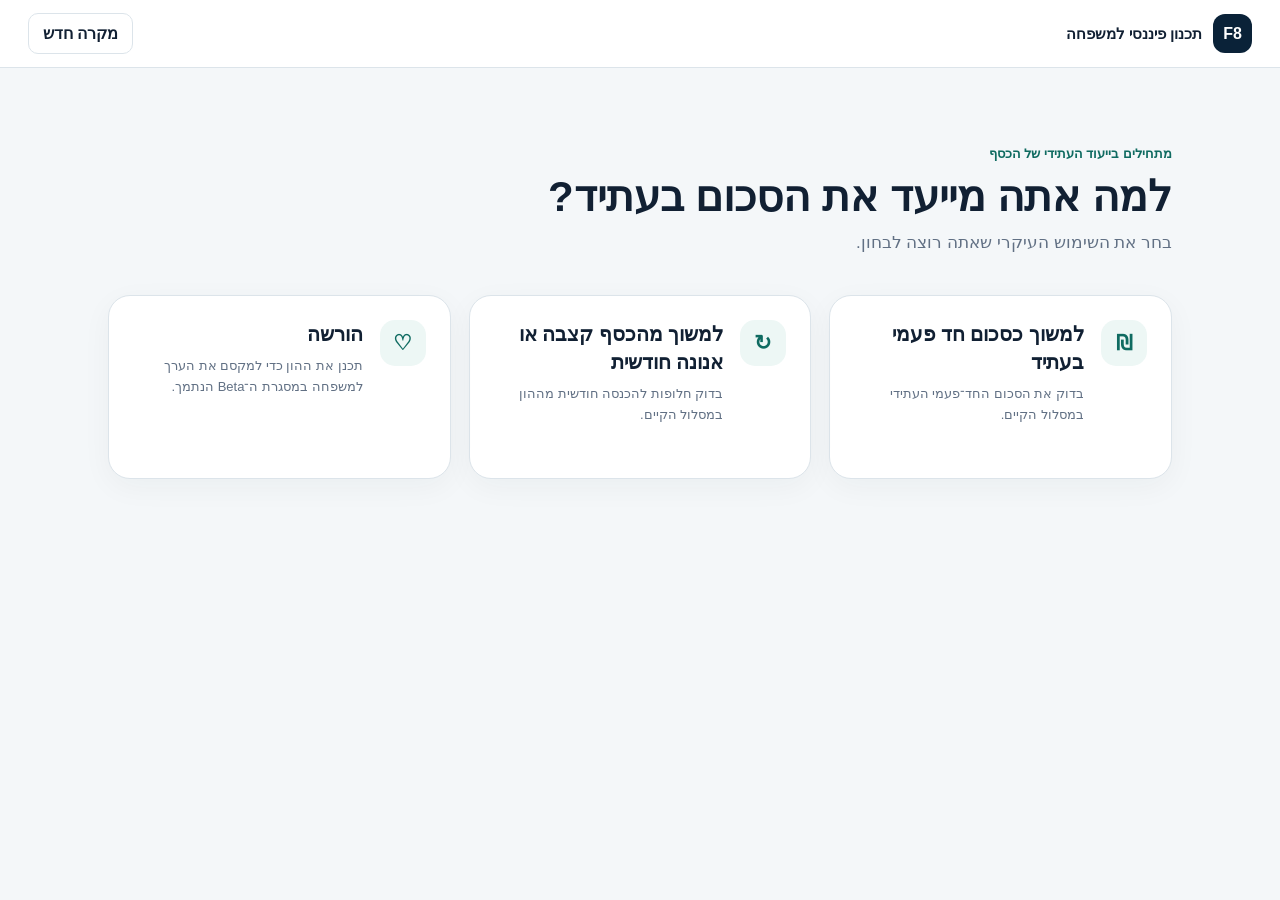
<file: qopt/c2a/ui/index.html>
<!doctype html>
<html lang="he" dir="rtl">
<head>
  <meta charset="utf-8">
  <meta name="viewport" content="width=device-width,initial-scale=1">
  <title>F8 — תכנון הכסף לפי המטרה שלך</title>
  <link rel="stylesheet" href="./c2a.css">
  <link rel="stylesheet" href="../../c2b/ui/c2b.css">
</head>
<body>
<div class="app-shell">
  <header class="topbar">
    <a class="brand" href="#" id="brandHome" aria-label="חזרה למסך בחירת היעד"><span>F8</span><strong>תכנון פיננסי למשפחה</strong></a>
    <div class="top-actions"><button id="backTop" class="ghost hidden" type="button">חזרה</button><button id="newCaseTop" class="ghost" type="button">מקרה חדש</button></div>
  </header>
  <main>
    <section id="goalScreen" class="screen active" aria-labelledby="goalQuestion">
      <div class="goal-shell">
        <div class="eyebrow">מתחילים בייעוד העתידי של הכסף</div>
        <h1 id="goalQuestion">למה אתה מייעד את הסכום בעתיד?</h1>
        <p class="lead">בחר את השימוש העיקרי שאתה רוצה לבחון.</p>
        <div id="goalCards" class="goal-grid" role="group" aria-label="בחירת ייעוד עתידי לכסף">
          <button class="goal-card" data-goal="CAPITAL" type="button"><span class="goal-icon" aria-hidden="true">₪</span><span><strong>למשוך כסכום חד פעמי בעתיד</strong><small>בדוק את הסכום החד־פעמי העתידי במסלול הקיים.</small></span></button>
          <button class="goal-card" data-goal="INCOME" type="button"><span class="goal-icon" aria-hidden="true">↻</span><span><strong>למשוך מהכסף קצבה או אנונה חודשית</strong><small>בדוק חלופות להכנסה חודשית מההון במסלול הקיים.</small></span></button>
          <button class="goal-card" data-goal="INHERITANCE" type="button"><span class="goal-icon" aria-hidden="true">♡</span><span><strong>הורשה</strong><small>תכנן את ההון כדי למקסם את הערך למשפחה במסגרת ה־Beta הנתמך.</small></span></button>
        </div>
      </div>
    </section>

    <section id="routeScreen" class="screen" aria-live="polite">
      <div class="route-head">
        <div><div id="routeEyebrow" class="eyebrow"></div><h1 id="routeTitle"></h1><p id="routeSubtitle" class="lead"></p></div>
        <div class="route-actions"><button id="backRoute" class="secondary" type="button">חזרה</button><button id="newCaseRoute" class="secondary" type="button">מקרה חדש</button></div>
      </div>
      <div id="routeHost" class="route-host"></div>
    </section>
  </main>
</div>
<script type="module" src="./c2a.js"></script>
</body>
</html>
</file>
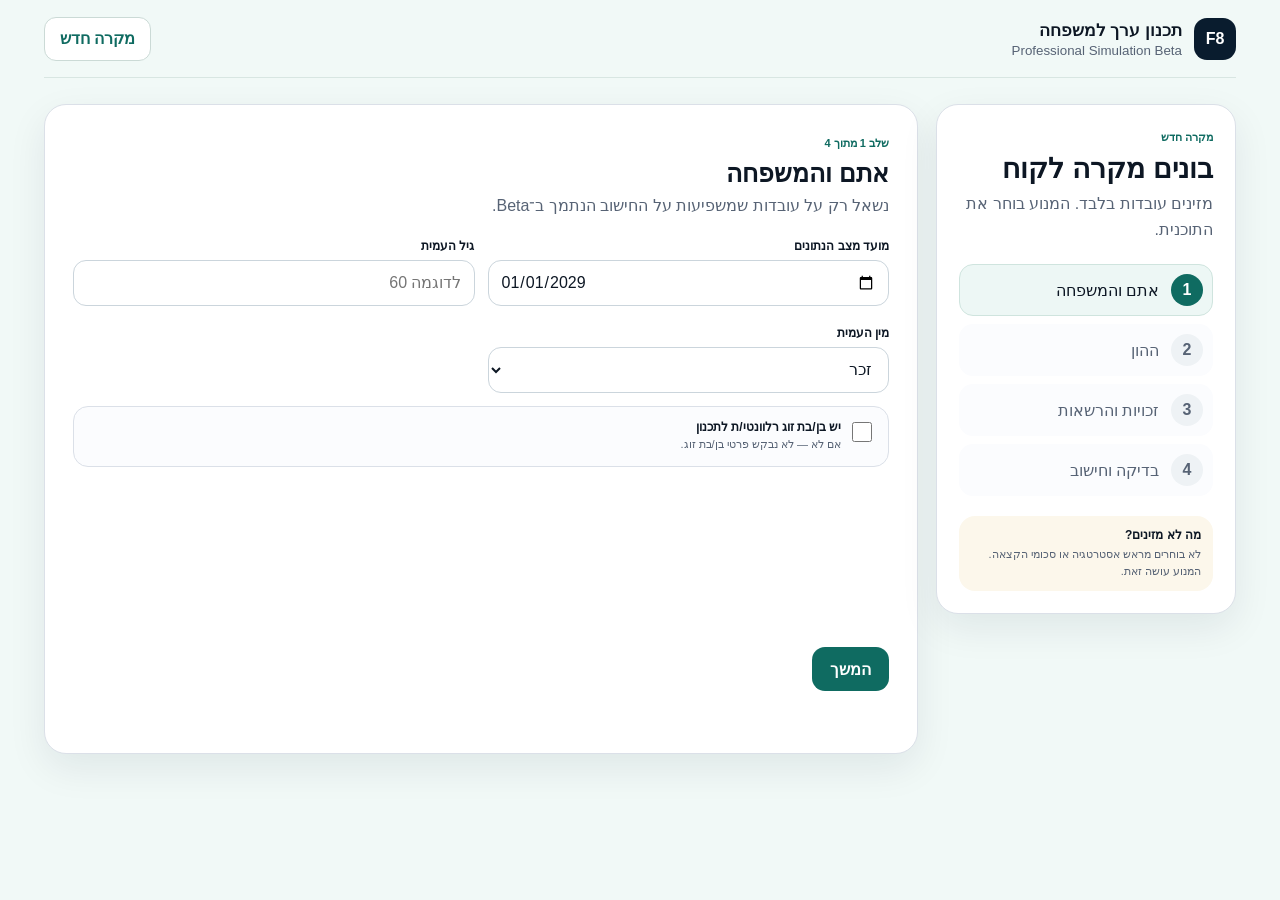
<file: qopt/candidate1/ui/index.html>
<!doctype html>
<html lang="he" dir="rtl">
<head>
  <meta charset="utf-8">
  <meta name="viewport" content="width=device-width,initial-scale=1">
  <title>F8 — תכנון ערך למשפחה</title>
  <link rel="stylesheet" href="./candidate1.css">
  <script type="importmap">{"imports":{"node:crypto":"./node-crypto-browser-shim.js"}}</script>
</head>
<body>
<div class="app-shell">
  <header class="topbar">
    <div class="brand-wrap"><div class="brand">F8</div><div><strong>תכנון ערך למשפחה</strong><small>Professional Simulation Beta</small></div></div>
    <div class="top-actions"><button id="editCaseTop" class="ghost hidden" type="button">עריכת נתונים</button><button id="newCaseTop" class="ghost" type="button">מקרה חדש</button></div>
  </header>

  <main>
    <section id="intakeScreen" class="screen active">
      <div class="intake-layout">
        <aside class="step-rail" aria-label="שלבי התהליך">
          <div class="eyebrow">מקרה חדש</div>
          <h1>בונים מקרה לקוח</h1>
          <p>מזינים עובדות בלבד. המנוע בוחר את התוכנית.</p>
          <nav id="stepNav" class="step-nav">
            <button data-step-nav="1" class="active"><b>1</b><span>אתם והמשפחה</span></button>
            <button data-step-nav="2"><b>2</b><span>ההון</span></button>
            <button data-step-nav="3"><b>3</b><span>זכויות והרשאות</span></button>
            <button data-step-nav="4"><b>4</b><span>בדיקה וחישוב</span></button>
          </nav>
          <div class="guardrail"><strong>מה לא מזינים?</strong><span>לא בוחרים מראש אסטרטגיה או סכומי הקצאה. המנוע עושה זאת.</span></div>
        </aside>

        <section class="intake-card">
          <div id="staleNotice" class="stale hidden">הנתונים השתנו. התוכנית הקודמת אינה תקפה עד לחישוב מחדש.</div>

          <div class="step-panel active" data-step="1">
            <span class="pill">שלב 1 מתוך 4</span><h2>אתם והמשפחה</h2><p class="lead">נשאל רק על עובדות שמשפיעות על החישוב הנתמך ב־Beta.</p>
            <div class="form-grid two">
              <label><span>מועד מצב הנתונים</span><input id="asOfDate" type="date"><em data-error-for="asOfDate"></em></label>
              <label><span>גיל העמית</span><input id="memberAge" inputmode="numeric" type="number" min="0" placeholder="לדוגמה 60"><em data-error-for="memberAge"></em></label>
              <label><span>מין העמית</span><select id="memberSex"><option value="male">זכר</option><option value="female">נקבה</option></select></label>
              <label class="check-row full"><input id="spouseRelevant" type="checkbox"><span><strong>יש בן/בת זוג רלוונטי/ת לתכנון</strong><small>אם לא — לא נבקש פרטי בן/בת זוג.</small></span></label>
              <label class="spouse-field hidden"><span>גיל בן/בת הזוג</span><input id="spouseAge" type="number" min="0" placeholder="לדוגמה 58"><em data-error-for="spouseAge"></em></label>
              <label class="spouse-field hidden"><span>מין בן/בת הזוג</span><select id="spouseSex"><option value="female">נקבה</option><option value="male">זכר</option></select></label>
            </div>
          </div>

          <div class="step-panel" data-step="2">
            <span class="pill">שלב 2 מתוך 4</span><h2>ההון שממנו מתכננים</h2><p class="lead">Candidate 1 תומך במקור תכנון יחיד מסוג פוליסת חיסכון.</p>
            <div class="readonly-fact"><span>מוצר נתמך</span><strong>פוליסת חיסכון</strong><small>מוצר שאינו נתמך נעצר לפני החישוב — ללא קירוב חלופי.</small></div>
            <div class="form-grid two">
              <label><span>שווי נוכחי</span><input id="balance" type="number" min="0" placeholder="₪"><em data-error-for="balance"></em></label>
              <label><span>דמי ניהול שנתיים</span><input id="annualFee" type="number" min="0" max="0.99" step="0.001" placeholder="לדוגמה 0.006"><em data-error-for="annualFee"></em></label>
              <label><span>בסיס מס נומינלי</span><input id="basisNominal" type="number" min="0" placeholder="₪"><em data-error-for="basisNominal"></em></label>
              <label><span>בסיס מס צמוד</span><input id="basisIndexed" type="number" min="0" placeholder="₪"><em data-error-for="basisIndexed"></em></label>
              <label class="full"><span>צורך חודשי נטו שהמסלול צריך לשרת</span><input id="requiredNetMonthly" type="number" min="0" placeholder="0 אם אין צורך"><em data-error-for="requiredNetMonthly"></em><small>אפס חייב להיות מוזן במפורש; שדה ריק אינו אפס.</small></label>
            </div>
          </div>

          <div class="step-panel" data-step="3">
            <span class="pill">שלב 3 מתוך 4</span><h2>זכויות, חוזים והרשאות</h2><p class="lead">הרשאה מאפשרת למנוע לבדוק אפשרות — היא לא בוחרת אותה.</p>
            <label class="check-row contract-toggle"><input id="rotationEnabled" type="checkbox"><span><strong>קיים חוזה קצבה / רוטציה נתמך</strong><small>אם קיים, נדרש מידע חוזי מלא כדי לא להמציא סמנטיקה.</small></span></label>
            <div id="rotationFields" class="contract-box hidden">
              <div class="form-grid two">
                <label><span>מזהה חוזה</span><input id="rotationContractRef"><em data-error-for="rotationContractRef"></em></label>
                <label><span>הון בקרן</span><input id="pensionFundCapital" type="number" min="0"></label>
                <label><span>מקדם קצבה</span><input id="rotationAnnuityFactor" type="number" min="0.01"></label>
                <label><span>גיל תחילת המסלול</span><input id="commencementAge" type="number" min="0"></label>
                <label><span>קצבה חודשית ברוטו</span><input id="memberMonthlyGross" type="number" min="0"></label>
                <label><span>רכיב חודשי שניתן לרוטציה</span><input id="replaceableMonthlyGross" type="number" min="0"></label>
                <label><span>שיעור קצבת שאיר</span><input id="rotationSpouseShare" type="number" min="0" max="1" step="0.01"></label>
                <label><span>שיעור הבטחה</span><input id="rotationGuaranteeShare" type="number" min="0" max="1" step="0.01"></label>
              </div>
            </div>
            <div class="permission-grid">
              <label class="permission-card"><input id="qualifyingPermission" type="checkbox"><span><strong>לאפשר למנוע לבדוק הפקדה לרובד המזכה</strong><small>המנוע יחליט אם להשתמש באפשרות ובאיזה סכום.</small></span></label>
              <label class="permission-card"><input id="optionalPermission" type="checkbox"><span><strong>לאפשר למנוע לבדוק המרה אופציונלית לקצבה</strong><small>החוזה והסכום הזוכה ייבחרו על ידי המנוע בלבד.</small></span></label>
            </div>
          </div>

          <div class="step-panel" data-step="4">
            <span class="pill">שלב 4 מתוך 4</span><h2>בדיקה לפני חישוב</h2><p class="lead">וודאו שהעובדות נכונות. הנחות המערכת מוצגות בנפרד ואינן ניתנות לעריכה.</p>
            <div class="review-grid">
              <article><h3>עובדות שהוזנו</h3><div id="reviewFacts"></div></article>
              <article class="system-card"><h3>הנחות מערכת</h3><div id="reviewAuthority"></div></article>
            </div>
            <div id="validationSummary" class="validation-summary"></div>
          </div>

          <div class="intake-actions"><button id="backButton" class="secondary" type="button">חזרה</button><button id="nextButton" type="button">המשך</button><button id="calculateButton" class="primary hidden" type="button">חשב תוכנית</button></div>
          <div id="calcStatus" class="calc-status" aria-live="polite"></div>
        </section>
      </div>
      <section id="qaPanel" class="qa-panel hidden"><strong>QA presets</strong><button data-preset="A_SIMPLE">A</button><button data-preset="B_ROTATION_Q">B</button><button data-preset="C_POSITIVE_q">C</button><button data-preset="D_SURVIVOR_GUARANTEE">D</button><button data-preset="E_q_ALLOWED_q_ZERO">E</button></section>
    </section>

    <section id="resultsScreen" class="screen">
      <div class="results-head"><div><span class="eyebrow">התוכנית שנבחרה</span><h1>זו התוכנית המומלצת</h1><p>הערך הצפוי לבחירת התוכנית נשאר נפרד מתרחיש ה־What-if.</p></div><button id="editCaseButton" class="secondary" type="button">עריכת נתונים</button></div>
      <section id="recommendationRoot"></section>
      <section id="actionPlanRoot"></section>
      <section id="dynamicRoot"></section>
    </section>
  </main>
</div>
<script type="module" src="./candidate1.js"></script>
</body>
</html>
</file>
<file: qopt/c2a/ui/c2a.css>
:root{--bg:#f4f7f9;--surface:#fff;--ink:#112033;--muted:#617084;--line:#dce4ea;--brand:#0f6b61;--brand2:#0a2238;--soft:#edf7f5;--shadow:0 18px 50px rgba(22,40,58,.08)}
*{box-sizing:border-box}html,body{margin:0;min-height:100%;background:var(--bg);color:var(--ink);font-family:Arial,"Noto Sans Hebrew","Segoe UI",sans-serif}button{font:inherit;cursor:pointer}.hidden{display:none!important}
.topbar{height:68px;background:rgba(255,255,255,.96);border-bottom:1px solid var(--line);display:flex;align-items:center;justify-content:space-between;padding:0 28px;position:sticky;top:0;z-index:20;backdrop-filter:blur(10px)}
.brand{display:flex;align-items:center;gap:11px;text-decoration:none;color:var(--ink)}.brand span{width:39px;height:39px;border-radius:12px;display:grid;place-items:center;background:var(--brand2);color:#fff;font-weight:900}.brand strong{font-size:15px}.top-actions,.route-actions{display:flex;gap:8px}.ghost,.secondary{border:1px solid var(--line);background:#fff;border-radius:10px;padding:10px 14px;color:var(--ink);font-weight:800}
.screen{display:none}.screen.active{display:block}.goal-shell{max-width:1120px;margin:0 auto;padding:78px 28px 90px}.eyebrow{font-size:13px;font-weight:900;color:var(--brand);margin-bottom:12px}.goal-shell h1,.route-head h1{margin:0;color:var(--ink);line-height:1.13}.goal-shell h1{font-size:42px}.lead{color:var(--muted);font-size:17px;margin:12px 0 0}.goal-grid{display:grid;grid-template-columns:repeat(3,minmax(0,1fr));gap:18px;margin-top:42px}
.goal-card{min-height:184px;border:1px solid var(--line);border-radius:22px;background:var(--surface);padding:24px;text-align:right;display:flex;align-items:flex-start;gap:17px;box-shadow:0 8px 30px rgba(20,38,55,.045);transition:.16s transform,.16s border-color,.16s box-shadow;color:var(--ink)}.goal-card:hover,.goal-card:focus-visible{transform:translateY(-2px);border-color:#9fc9c3;box-shadow:var(--shadow);outline:none}.goal-card[aria-pressed="true"]{border-color:var(--brand);box-shadow:0 0 0 3px rgba(15,107,97,.12)}.goal-card strong{display:block;font-size:20px;line-height:1.4}.goal-card small{display:block;color:var(--muted);font-size:13px;line-height:1.55;margin-top:8px}.goal-icon{width:46px;height:46px;border-radius:15px;background:var(--soft);color:var(--brand);font-size:21px;font-weight:900;display:grid;place-items:center;flex:0 0 auto}
.route-head{max-width:1320px;margin:0 auto;padding:28px 28px 18px;display:flex;justify-content:space-between;align-items:flex-start;gap:20px}.route-head h1{font-size:30px}.route-head .lead{font-size:14px}.route-host{max-width:1380px;margin:0 auto;padding:0 22px 50px}.route-frame{display:block;width:100%;height:calc(100vh - 150px);min-height:720px;border:1px solid var(--line);border-radius:18px;background:#fff;box-shadow:var(--shadow)}
@media(max-width:820px){.topbar{padding:0 14px}.brand strong{font-size:13px}.goal-shell{padding:44px 16px 60px}.goal-shell h1{font-size:32px}.lead{font-size:15px}.goal-grid{grid-template-columns:1fr;margin-top:28px;gap:12px}.goal-card{min-height:128px;padding:18px}.goal-card strong{font-size:17px}.route-head{padding:18px 16px 12px;display:block}.route-actions{margin-top:14px}.route-host{padding:0 8px 24px}.route-frame{height:calc(100vh - 185px);min-height:650px;border-radius:12px}.top-actions #backTop{display:none!important}}
.route-loading,.route-error{min-height:220px;border:1px solid var(--line);border-radius:18px;background:#fff;display:grid;place-items:center;color:var(--muted);font-weight:800;box-shadow:var(--shadow)}
</file>
<file: qopt/c2b/ui/c2b.css>
.c2b-route{max-width:980px;margin:auto;padding:4px 0 40px;direction:rtl}.c2b-form,.c2b-card{background:#fff;border:1px solid #dde5ee;border-radius:16px;padding:18px;box-shadow:0 7px 20px rgba(17,38,65,.05)}.c2b-grid{display:grid;grid-template-columns:repeat(2,minmax(0,1fr));gap:12px}.c2b-field label{display:block;font-size:12px;font-weight:850;color:#526071;margin-bottom:5px}.c2b-field input,.c2b-field select{width:100%;min-height:44px;border:1px solid #cbd5e1;border-radius:9px;padding:8px 10px;background:#fff}.c2b-baseline{margin:14px 0;padding:12px;border:1px solid #dde5ee;border-radius:12px;background:#fafcfe}.c2b-baseline-title{font-weight:900;margin-bottom:8px}.c2b-baseline-options{display:flex;gap:8px;flex-wrap:wrap}.c2b-baseline-options button{border:1px solid #cbd5e1;background:#fff;border-radius:999px;padding:8px 12px}.c2b-baseline-options button.active{background:#183d66;color:#fff;border-color:#183d66}.c2b-help{font-size:11.5px;color:#667085;margin-top:8px;line-height:1.5}.c2b-actions{display:flex;gap:8px;margin-top:14px}.c2b-primary{border:0;background:#183d66;color:#fff;border-radius:9px;padding:11px 18px;font-weight:900}.c2b-results{display:none;margin-top:16px}.c2b-results.active{display:block}.c2b-hero-grid{display:grid;grid-template-columns:1fr 1fr;gap:12px}.c2b-result-card{background:#fff;border:1px solid #dce4ec;border-radius:14px;padding:16px}.c2b-result-card.planned{border-top:4px solid #183d66}.c2b-result-card.baseline{border-top:4px solid #8a97a8}.c2b-kicker{font-size:11px;color:#667085;font-weight:800}.c2b-big{font-size:30px;font-weight:950;margin:5px 0}.c2b-benefit{margin-top:12px;padding:12px;border-radius:11px;background:#f4f8fc;font-weight:850}.c2b-section{margin-top:14px}.c2b-section h3{margin:0 0 8px;font-size:17px}.c2b-why,.c2b-action{background:#fff;border:1px solid #e1e7ee;border-radius:12px;padding:13px;line-height:1.55}.c2b-table-wrap{overflow:auto;border:1px solid #e1e7ee;border-radius:12px}.c2b-table{width:100%;border-collapse:collapse;min-width:650px;font-size:12px}.c2b-table th,.c2b-table td{padding:8px 10px;border-bottom:1px solid #edf1f5;text-align:right;white-space:nowrap}.c2b-table th{background:#f8fafc;color:#667085}.c2b-warning{padding:10px 12px;border-radius:9px;background:#fff8e8;color:#795913;margin-top:10px;font-size:12px}.c2b-plan-id{font-size:10px;color:#98a2b3;margin-top:8px;word-break:break-all}.c2b-same-net{display:grid;grid-template-columns:repeat(3,1fr);gap:8px}.c2b-mini{border:1px solid #e1e7ee;border-radius:10px;padding:10px;background:#fff}.c2b-mini b{display:block;margin-bottom:4px}.c2b-native-badge{display:inline-block;padding:4px 8px;border-radius:999px;background:#eef4fa;color:#315d8a;font-size:10px;font-weight:900;margin-bottom:10px}@media(max-width:700px){.c2b-grid,.c2b-hero-grid,.c2b-same-net{grid-template-columns:1fr}.c2b-route{padding:0 0 28px}.c2b-big{font-size:26px}.c2b-actions{display:block}.c2b-primary{width:100%}}
</file>
<file: qopt/candidate1/ui/candidate1.css>
:root{--navy:#091c2e;--ink:#0d1724;--muted:#576375;--teal:#0f6b61;--teal2:#218c5c;--mint:#edf7f5;--mint2:#f2fbf9;--page:#f1f9f7;--card:#fff;--line:#dbe0e8;--gold:#9a6b16;--gold-bg:#fcf7eb;--danger:#a53a3a;--danger-bg:#fff4f3;--shadow:0 14px 38px rgba(9,28,46,.08)}
*{box-sizing:border-box}html{direction:rtl}body{margin:0;background:var(--page);color:var(--ink);font-family:"Noto Sans Hebrew",Arial,sans-serif}.hidden{display:none!important}button,input,select{font:inherit}button{min-height:44px;cursor:pointer}.app-shell{max-width:1240px;margin:auto;padding:0 24px 64px}.topbar{min-height:78px;display:flex;align-items:center;justify-content:space-between;border-bottom:1px solid #d8e6e2;gap:16px}.brand-wrap{display:flex;align-items:center;gap:12px}.brand{width:42px;height:42px;border-radius:13px;background:var(--navy);color:white;display:grid;place-items:center;font-weight:900}.brand-wrap strong{display:block;font-size:17px}.brand-wrap small{display:block;color:var(--muted);margin-top:2px}.top-actions{display:flex;gap:8px}.ghost,.secondary{border:1px solid #cbdad6;background:#fff;color:var(--teal);border-radius:12px;padding:10px 15px;font-weight:800}.screen{display:none;padding-top:26px}.screen.active{display:block}.intake-layout{display:grid;grid-template-columns:300px minmax(0,1fr);gap:18px;align-items:start}.step-rail,.intake-card,.result-card,.section-card,.qa-panel{background:var(--card);border:1px solid var(--line);border-radius:22px;box-shadow:var(--shadow)}.step-rail{padding:22px;position:sticky;top:18px}.eyebrow,.pill{display:inline-block;color:var(--teal);font-size:11px;font-weight:900}.step-rail h1,.results-head h1{font-size:28px;margin:7px 0 6px}.step-rail p,.results-head p,.lead{color:var(--muted);line-height:1.6;margin:0}.step-nav{display:grid;gap:8px;margin-top:22px}.step-nav button{display:grid;grid-template-columns:34px 1fr;gap:10px;align-items:center;text-align:right;border:1px solid transparent;background:#fbfcfe;padding:9px;border-radius:14px;color:var(--muted)}.step-nav button b{width:32px;height:32px;border-radius:50%;display:grid;place-items:center;background:#eef2f5;color:var(--muted)}.step-nav button.active{background:var(--mint);color:var(--ink);border-color:#cfe4de}.step-nav button.active b{background:var(--teal);color:#fff}.guardrail{margin-top:20px;background:var(--gold-bg);border-radius:16px;padding:12px;display:grid;gap:4px}.guardrail strong{font-size:12px}.guardrail span{font-size:11px;color:var(--muted);line-height:1.5}.intake-card{padding:28px;min-height:650px;display:flex;flex-direction:column}.step-panel{display:none}.step-panel.active{display:block}.step-panel h2{font-size:25px;margin:8px 0 5px}.form-grid{display:grid;gap:13px;margin-top:20px}.form-grid.two{grid-template-columns:repeat(2,minmax(0,1fr))}.form-grid .full{grid-column:1/-1}label{display:flex;flex-direction:column;gap:7px}label>span{font-weight:800;font-size:12px}input,select{width:100%;min-height:46px;border:1px solid #cbd5dc;background:#fff;border-radius:13px;padding:10px 12px;color:var(--ink)}input:focus,select:focus{outline:3px solid rgba(15,107,97,.12);border-color:var(--teal)}label em{font-size:11px;color:var(--danger);min-height:0;font-style:normal}label small,.readonly-fact small,.check-row small,.permission-card small{font-size:11px;color:var(--muted);font-weight:400;line-height:1.45}.check-row{flex-direction:row;align-items:flex-start;border:1px solid var(--line);border-radius:15px;padding:13px;background:#fbfcfe}.check-row input,.permission-card input{width:20px;height:20px;min-height:20px;margin-top:2px}.check-row>span,.permission-card>span{display:grid;gap:3px}.readonly-fact{margin-top:18px;border:1px solid var(--line);border-radius:16px;padding:14px;background:#fbfcfe}.readonly-fact span,.readonly-fact small{display:block}.readonly-fact strong{display:block;margin:4px 0}.contract-toggle{margin-top:18px}.contract-box{margin-top:12px;padding:16px;border-radius:16px;background:#fbfcfe;border:1px solid var(--line)}.permission-grid{display:grid;grid-template-columns:1fr 1fr;gap:12px;margin-top:16px}.permission-card{display:flex;flex-direction:row;gap:10px;border:1px solid var(--line);border-radius:16px;padding:14px;background:#fff}.review-grid{display:grid;grid-template-columns:1fr 1fr;gap:14px;margin-top:18px}.review-grid article{border:1px solid var(--line);border-radius:17px;padding:16px}.review-grid article h3{margin:0 0 12px;font-size:16px}.system-card{background:var(--mint2)}.review-list{display:grid;gap:8px}.review-line{display:flex;justify-content:space-between;gap:16px;font-size:12px;border-bottom:1px solid #edf0f3;padding-bottom:7px}.review-line span{color:var(--muted)}.validation-summary{margin-top:14px;border-radius:14px;padding:12px}.validation-summary.ok{background:var(--mint);color:var(--teal)}.validation-summary.error{background:var(--danger-bg);color:var(--danger)}.validation-summary ul{margin:7px 0 0;padding-right:18px}.intake-actions{margin-top:auto;padding-top:24px;display:flex;gap:10px;justify-content:flex-start}.intake-actions .primary,.intake-actions #nextButton{border:0;background:var(--teal);color:#fff;border-radius:13px;padding:10px 18px;font-weight:900}.calc-status{min-height:24px;margin-top:10px;color:var(--muted);font-size:12px}.stale{margin-bottom:14px;background:var(--gold-bg);color:var(--gold);border-radius:13px;padding:11px;font-size:12px}.qa-panel{padding:14px;margin-top:12px}.qa-panel button{margin-inline-start:6px}.results-head{display:flex;justify-content:space-between;align-items:flex-start;gap:18px;margin-bottom:16px}.results-head h1{margin-top:5px}.result-card,.section-card{padding:22px;margin-bottom:16px}.recommend-grid{display:grid;grid-template-columns:repeat(3,1fr);gap:12px}.metric{border:1px solid var(--line);border-radius:17px;padding:16px;background:#fff}.metric.planned{background:var(--mint2)}.metric.delta{background:#fdf9ef}.metric span{display:block;color:var(--muted);font-size:11px}.metric strong{display:block;font-size:26px;margin-top:7px}.metric small{color:var(--muted)}.result-intro{display:flex;justify-content:space-between;gap:12px;margin-bottom:16px}.result-intro h2,.section-card h2{margin:0;font-size:22px}.why-card{margin-top:14px;background:var(--mint2);border:1px solid #d3e7e2;border-radius:17px;padding:15px}.why-card h3{margin:0 0 8px;color:var(--teal);font-size:15px}.why-card ul{margin:0;padding-right:18px;color:var(--muted);line-height:1.65;font-size:12px}.strategy-grid{display:grid;grid-template-columns:repeat(4,1fr);gap:9px;margin-top:14px}.strategy-item{border:1px solid var(--line);border-radius:14px;padding:12px;background:#fbfcfe}.strategy-item span{display:block;color:var(--muted);font-size:11px}.strategy-item strong{display:block;margin-top:5px}.plan-distinction{margin-top:13px;color:var(--muted);font-size:12px;border-top:1px dashed var(--line);padding-top:10px}.action-groups{display:grid;gap:14px;margin-top:15px}.action-group h3{font-size:14px;margin:0 0 8px}.action-list{display:grid;gap:9px}.action-row{display:grid;grid-template-columns:38px 1fr auto;gap:12px;border:1px solid var(--line);border-radius:16px;padding:13px;align-items:start}.action-no{width:32px;height:32px;border-radius:50%;display:grid;place-items:center;background:var(--teal);color:#fff;font-weight:900}.action-copy strong{display:block}.action-copy p{margin:5px 0;color:var(--muted);font-size:12px;line-height:1.5}.action-copy small{display:block;color:var(--muted);font-size:11px;margin-top:4px}.action-amount{font-weight:900;white-space:nowrap}.movie-events{display:flex;gap:10px;overflow:auto;padding:5px 1px 12px;scroll-snap-type:x mandatory}.movie-event{min-width:220px;border:1px solid var(--line);border-radius:16px;padding:14px;background:#fff;scroll-snap-align:start}.movie-event.death{background:#fdf9ef}.movie-event time{color:var(--teal);font-size:11px;font-weight:900}.movie-event strong{display:block;margin:7px 0}.movie-event span{font-size:12px;color:var(--muted)}.yearly-details{margin-top:12px}.yearly-details summary,.professional summary{cursor:pointer;font-weight:900;min-height:44px;display:flex;align-items:center}.yearly-table-wrap{overflow:auto;border:1px solid var(--line);border-radius:15px}.yearly-table{width:100%;border-collapse:collapse;min-width:780px;font-size:11px}.yearly-table th,.yearly-table td{padding:10px;border-bottom:1px solid #edf0f3;text-align:right;vertical-align:top}.yearly-table th{background:#fbfcfe}.mobile-year-cards{display:none}.year-card{border:1px solid var(--line);border-radius:14px;padding:12px}.year-card strong{display:block}.year-card span{display:block;color:var(--muted);font-size:11px;margin-top:4px}.explore-grid{display:grid;grid-template-columns:360px minmax(0,1fr);gap:16px}.whatif-card{border:1px solid var(--line);border-radius:18px;padding:16px;background:#fbfcfe}.whatif-card h2{font-size:20px;margin:0}.same-plan{display:inline-block;margin:7px 0 14px;background:var(--mint);color:var(--teal);border-radius:999px;padding:6px 10px;font-size:11px;font-weight:900}.whatif-card label{margin-top:10px}.whatif-status{margin-top:12px;color:var(--muted);font-size:12px}.scenario-value{margin-top:14px;border-top:1px dashed var(--line);padding-top:13px}.scenario-value span{display:block;color:var(--muted);font-size:11px}.scenario-value strong{display:block;font-size:24px;margin-top:4px}.unresolved{background:var(--gold-bg);color:#704d10;border-radius:15px;padding:14px;line-height:1.6}.family-contract{margin:10px 0 14px;background:var(--mint2);border:1px solid #d3e7e2;border-radius:16px;padding:13px;display:grid;grid-template-columns:1fr 1fr;gap:9px 12px}.family-contract div{display:grid;gap:3px}.family-contract span{color:var(--muted);font-size:11px}.family-contract strong{font-size:16px;color:var(--teal)}.family-contract p{grid-column:1/-1;margin:3px 0 0;color:var(--muted);font-size:11px;line-height:1.55}
.family-story{display:grid;gap:9px}.family-step{display:grid;grid-template-columns:140px 1fr;gap:12px;border-bottom:1px solid #edf0f3;padding:9px 0}.family-step h3{font-size:12px;margin:0;color:var(--teal)}.family-step p{margin:0;font-size:12px;color:var(--muted);line-height:1.5}.family-step strong{font-size:14px}.status-text{color:var(--muted);font-size:11px}.professional{margin-top:16px;border-top:1px solid var(--line);padding-top:10px}.prof-grid{display:grid;grid-template-columns:repeat(2,1fr);gap:10px;padding-top:10px}.prof-card{border:1px solid var(--line);border-radius:13px;padding:11px;font-size:11px;color:var(--muted)}.prof-card strong{display:block;color:var(--ink);margin-bottom:4px}.loading-mask{opacity:.62;pointer-events:none;transition:opacity .15s}.spinner-dot{display:inline-block;width:8px;height:8px;border-radius:50%;background:var(--teal);animation:pulse .9s infinite alternate;margin-left:6px}@keyframes pulse{from{opacity:.25}to{opacity:1}}
@media(max-width:1023px){.intake-layout{grid-template-columns:240px minmax(0,1fr)}.strategy-grid{grid-template-columns:repeat(2,1fr)}.explore-grid{grid-template-columns:1fr}.recommend-grid{grid-template-columns:repeat(2,1fr)}.recommend-grid .delta{grid-column:1/-1}}
@media(max-width:767px){.app-shell{padding:0 12px 38px}.topbar{min-height:68px}.brand-wrap small{display:none}.intake-layout{grid-template-columns:1fr}.step-rail{position:static;padding:16px}.step-rail h1{font-size:24px}.step-rail p,.guardrail{display:none}.step-nav{grid-template-columns:repeat(4,1fr);gap:5px}.step-nav button{grid-template-columns:1fr;text-align:center;padding:6px;min-height:52px}.step-nav button b{margin:auto}.step-nav button span{font-size:9px}.intake-card{padding:17px;min-height:auto}.form-grid.two,.permission-grid,.review-grid,.recommend-grid,.strategy-grid,.prof-grid{grid-template-columns:1fr}.review-grid{gap:10px}.intake-actions{position:sticky;bottom:0;background:#fff;padding:12px 0 0;z-index:3}.intake-actions button{flex:1}.results-head{flex-direction:column}.result-card,.section-card{padding:16px;border-radius:18px}.metric strong{font-size:23px}.action-row{grid-template-columns:34px 1fr}.action-amount{grid-column:2}.movie-event{min-width:200px}.yearly-table-wrap{display:none}.mobile-year-cards{display:grid;gap:8px}.family-contract{grid-template-columns:1fr}.family-contract p{grid-column:1}.family-step{grid-template-columns:1fr}.top-actions .ghost{padding:8px 10px}.explore-grid{grid-template-columns:1fr}.step-panel h2{font-size:22px}}
</file>
